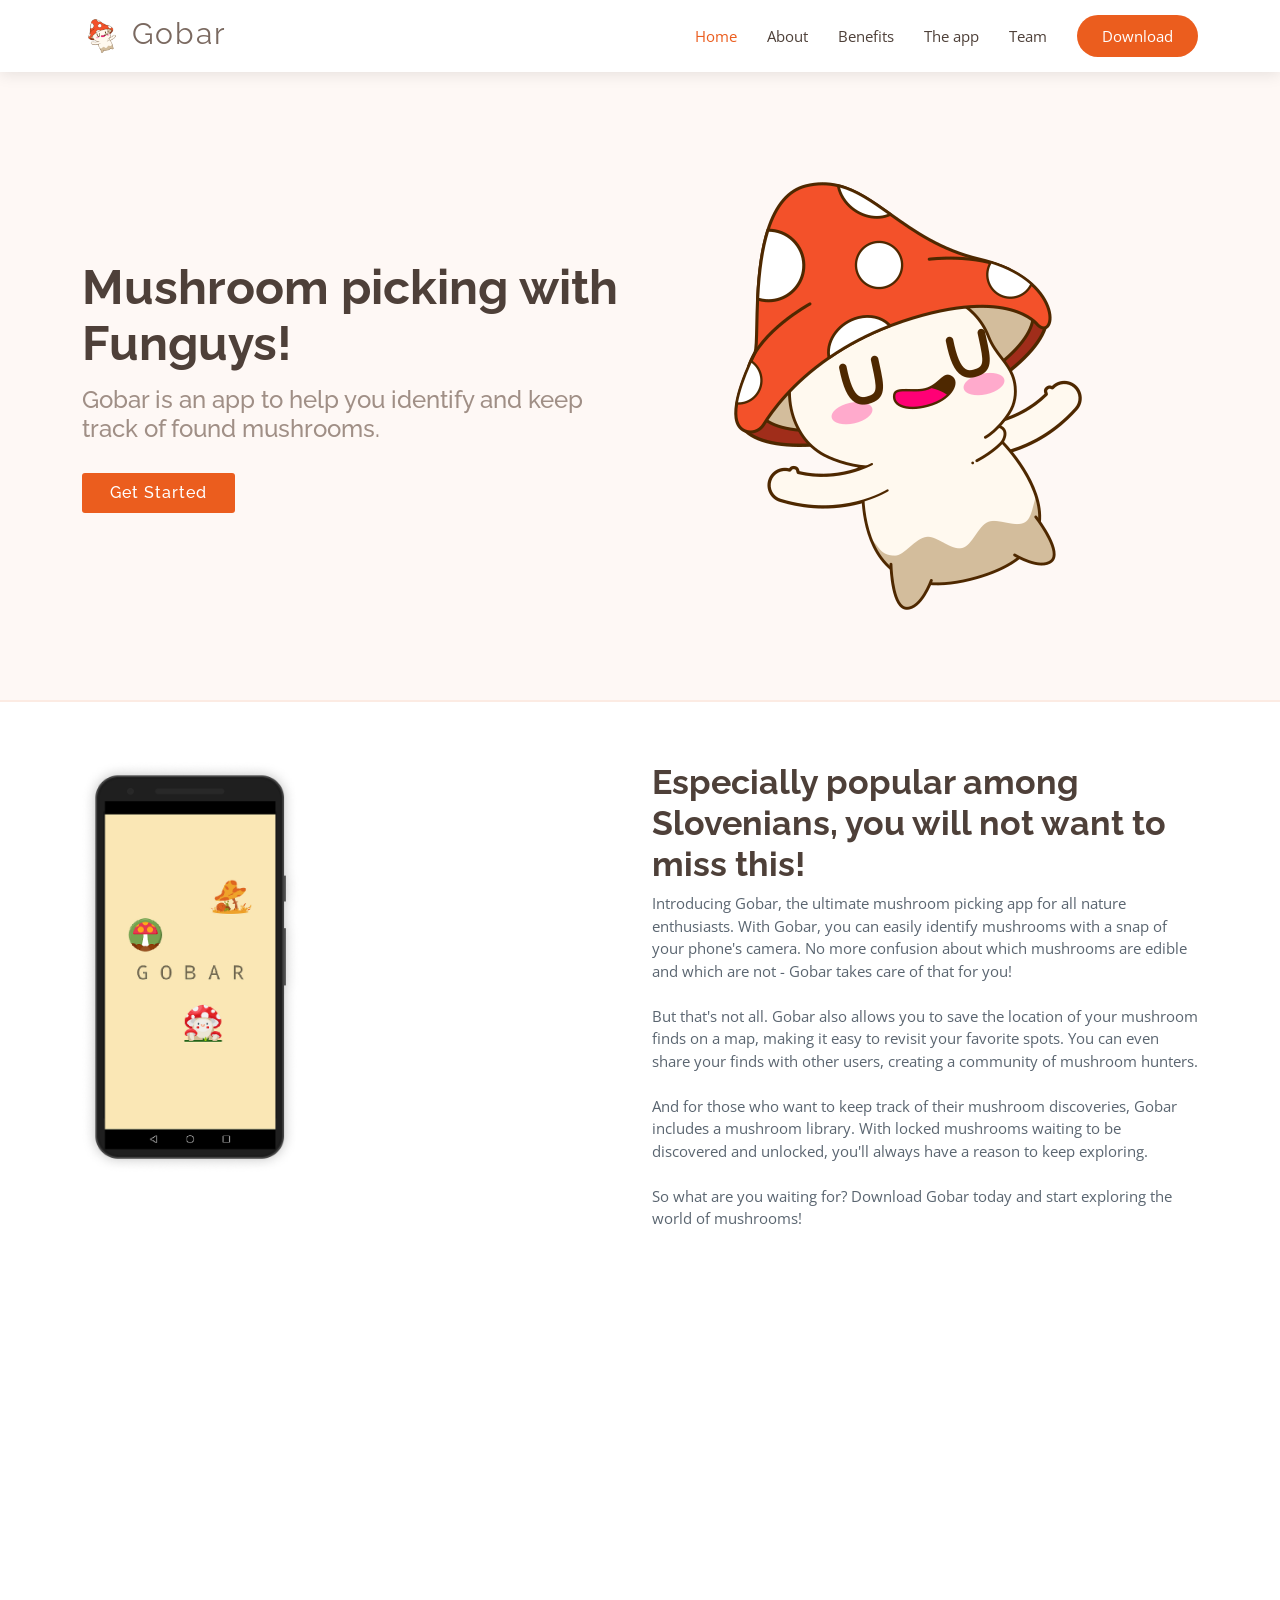
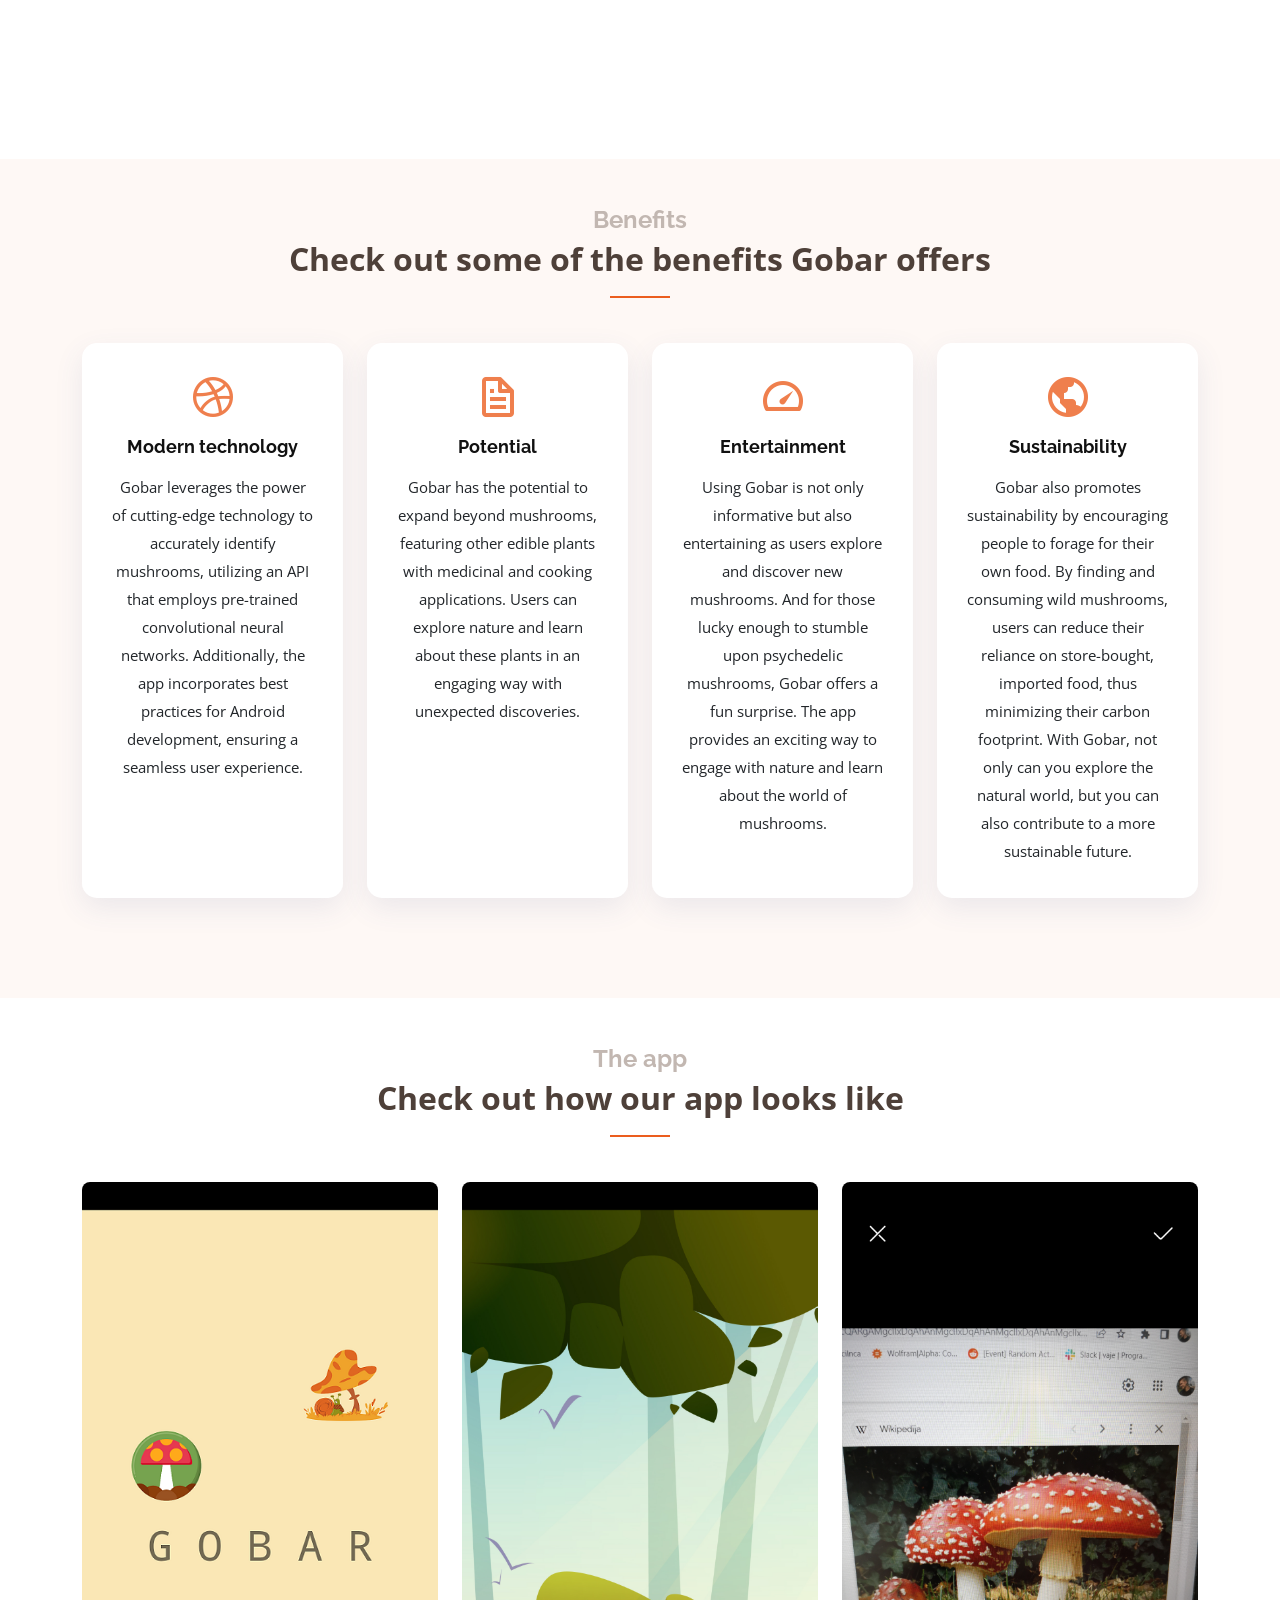
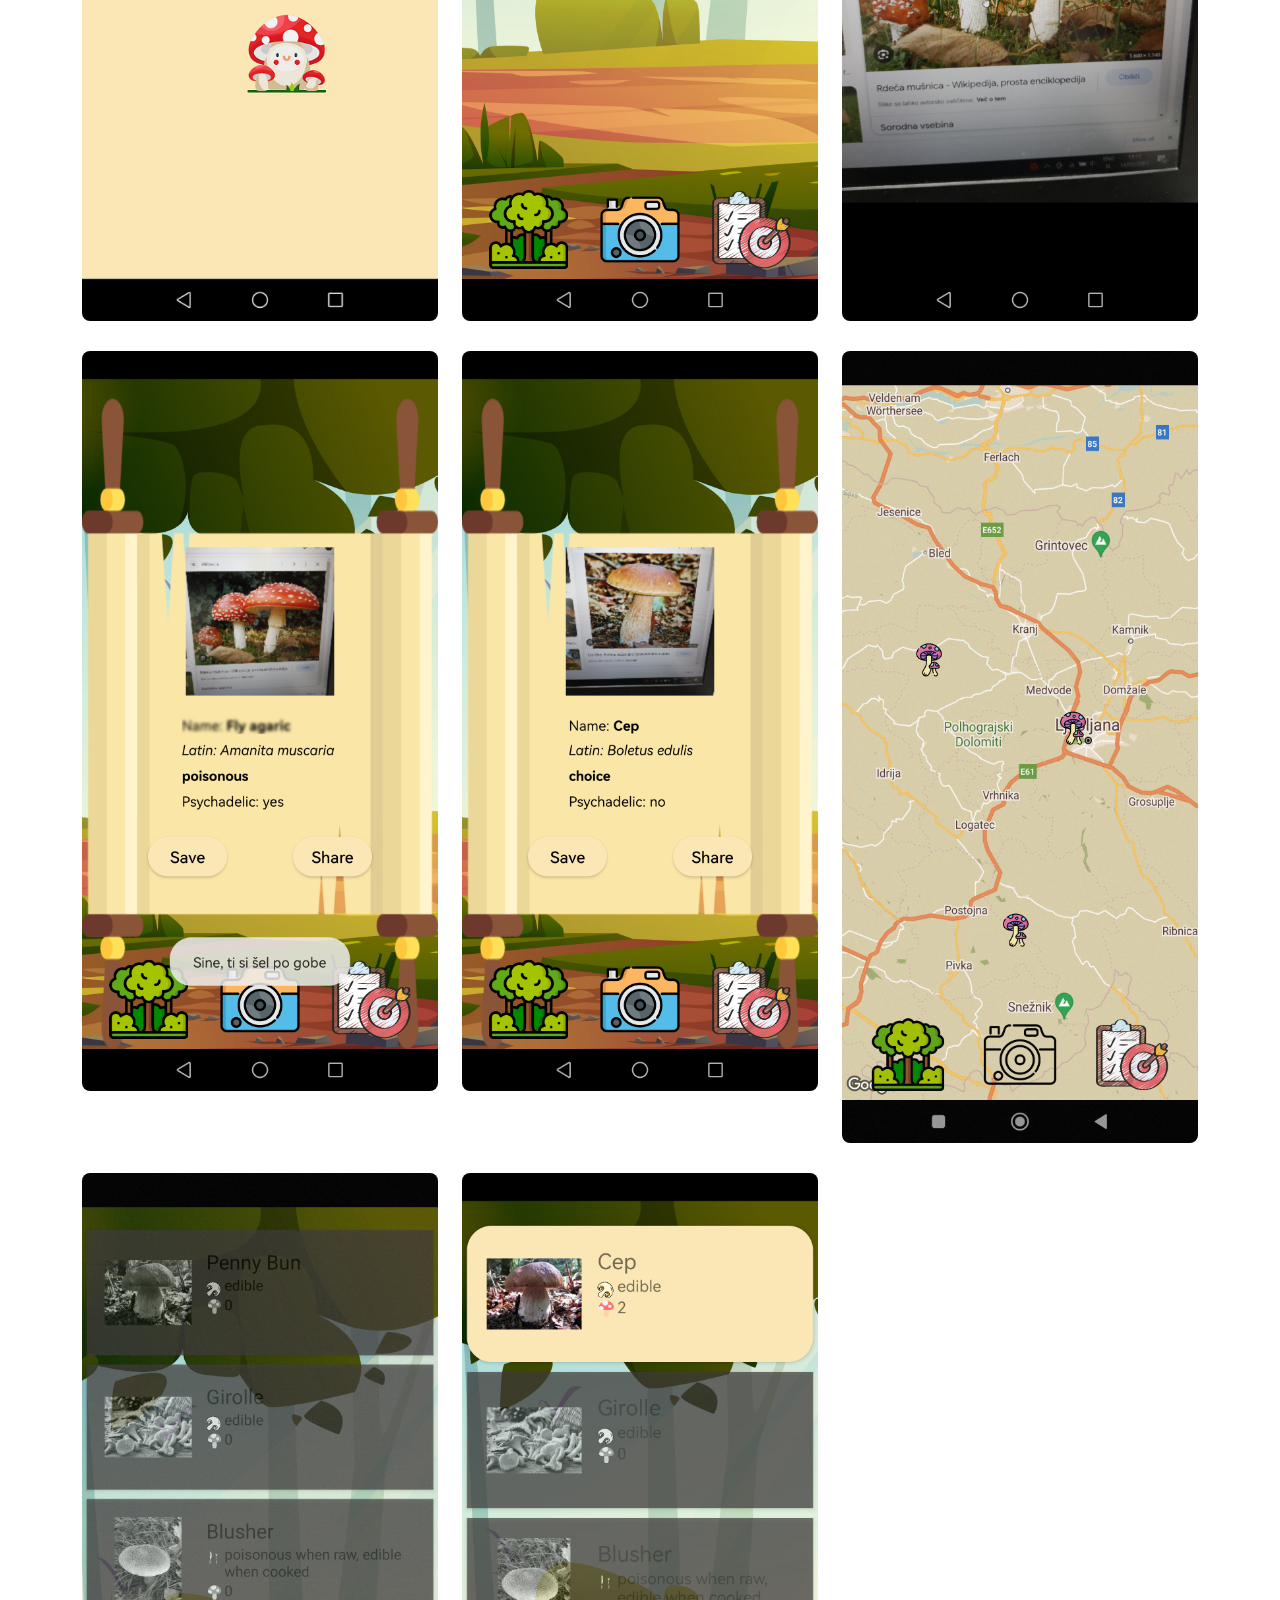
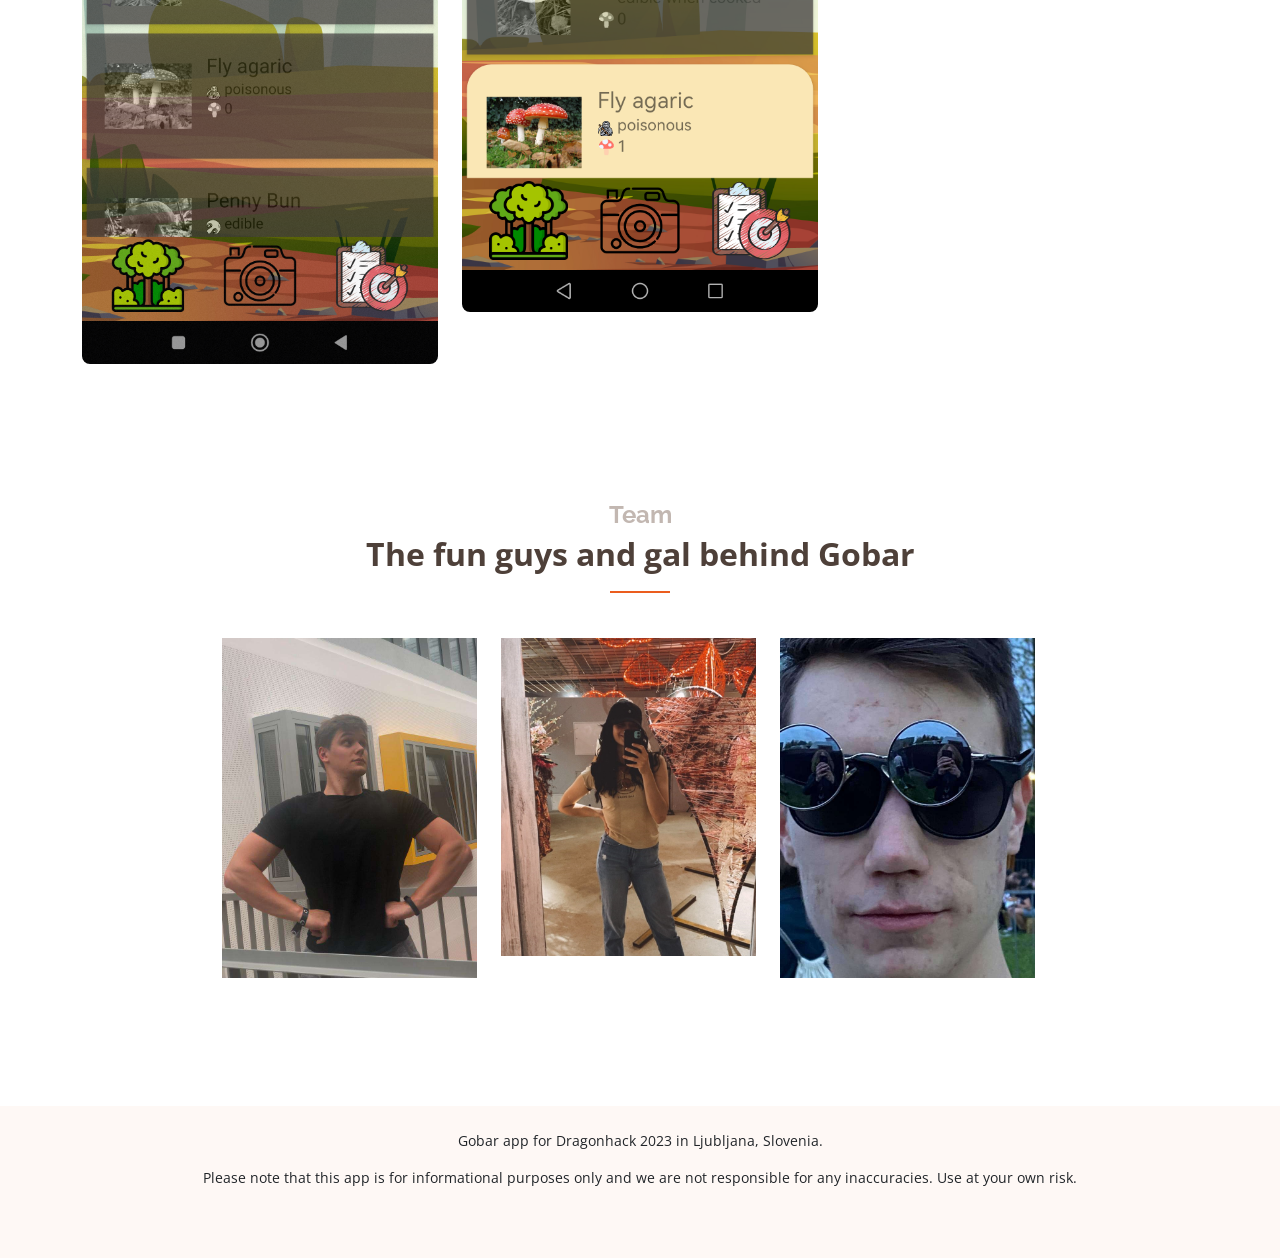
<file: index.html>
<!DOCTYPE html>
<html lang="en">

<head>
  <meta charset="utf-8">
  <meta content="width=device-width, initial-scale=1.0" name="viewport">

  <title>Gobar</title>
  <meta content="" name="description">
  <meta content="" name="keywords">

  <!-- Favicons -->
  <link href="assets/img/logo.png" rel="icon">
  <link href="assets/img/logo.png" rel="apple-touch-icon">

  <!-- Google Fonts -->
  <link href="https://fonts.googleapis.com/css?family=Open+Sans:300,300i,400,400i,600,600i,700,700i|Raleway:300,300i,400,400i,600,600i,700,700i" rel="stylesheet">

  <!-- Vendor CSS Files -->
  <link href="assets/vendor/aos/aos.css" rel="stylesheet">
  <link href="assets/vendor/bootstrap/css/bootstrap.min.css" rel="stylesheet">
  <link href="assets/vendor/bootstrap-icons/bootstrap-icons.css" rel="stylesheet">
  <link href="assets/vendor/boxicons/css/boxicons.min.css" rel="stylesheet">
  <link href="assets/vendor/glightbox/css/glightbox.min.css" rel="stylesheet">
  <link href="assets/vendor/swiper/swiper-bundle.min.css" rel="stylesheet">

  <!-- Template Main CSS File -->
  <link href="assets/css/style.css" rel="stylesheet">

  <!-- =======================================================
  * Template Name: Ninestars
  * Updated: Mar 10 2023 with Bootstrap v5.2.3
  * Template URL: https://bootstrapmade.com/ninestars-free-bootstrap-3-theme-for-creative/
  * Author: BootstrapMade.com
  * License: https://bootstrapmade.com/license/
  ======================================================== -->
</head>

<body>

  <!-- ======= Header ======= -->
  <header id="header" class="fixed-top d-flex align-items-center">
    <div class="container d-flex align-items-center justify-content-between">

      <div class="logo">
        <h1 class="text-light"><a href="index.html"> <img src="assets/img/mushroom.png"><span>			Gobar</span></a></h1>
        <!-- Uncomment below if you prefer to use an image logo -->
        <!-- <a href="index.html"><img src="assets/img/logo.png" alt="" class="img-fluid"></a>-->
      </div>

      <nav id="navbar" class="navbar">
        <ul>
          <li><a class="nav-link scrollto active" href="#hero">Home</a></li>
          <li><a class="nav-link scrollto" href="#about">About</a></li>
          <li><a class="nav-link scrollto" href="#services">Benefits</a></li>
          <li><a class="nav-link scrollto" href="#portfolio">The app</a></li>
          <li><a class="nav-link scrollto" href="#team">Team</a></li>
          <li><a class="getstarted scrollto" href="gobar.apk" download = "gobar">Download</a></li>
        </ul>
        <i class="bi bi-list mobile-nav-toggle"></i>
      </nav><!-- .navbar -->

    </div>
  </header><!-- End Header -->

  <!-- ======= Hero Section ======= -->
  <section id="hero" class="d-flex align-items-center">

    <div class="container">
      <div class="row gy-4">
        <div class="col-lg-6 order-2 order-lg-1 d-flex flex-column justify-content-center">
          <h1>Mushroom picking with Funguys!</h1>
          <h2>Gobar is an app to help you identify and keep track of found mushrooms.</h2>
          <div>
            <a href="#about" class="btn-get-started scrollto">Get Started</a>
          </div>
        </div>
        <div class="col-lg-6 order-1 order-lg-2 hero-img">
          <img src="assets/img/mushroom.png" class="img-fluid animated" alt="">
        </div>
      </div>
    </div>

  </section><!-- End Hero -->

  <main id="main">

    <!-- ======= About Section ======= -->
    <section id="about" class="about">
      <div class="container">

        <div class="row justify-content-between">
          <div class="col-lg-5 d-flex align-items-center justify-content-center about-img">
            <img src="assets/img/SPLALAAA.png" class="img-fluid" alt="" data-aos="zoom-in">
          </div>
          <div class="col-lg-6 pt-5 pt-lg-0">
            <h3 data-aos="fade-up">Especially popular among Slovenians, you will not want to miss this!</h3>
            <p data-aos="fade-up" data-aos-delay="100">
              Introducing Gobar, the ultimate mushroom picking app for all nature enthusiasts. With Gobar, you can easily identify mushrooms with a snap of your phone's camera. No more confusion about which mushrooms are edible and which are not - Gobar takes care of that for you!
<br><br>
But that's not all. Gobar also allows you to save the location of your mushroom finds on a map, making it easy to revisit your favorite spots. You can even share your finds with other users, creating a community of mushroom hunters.
<br><br>
And for those who want to keep track of their mushroom discoveries, Gobar includes a mushroom library. With locked mushrooms waiting to be discovered and unlocked, you'll always have a reason to keep exploring.
<br><br>
So what are you waiting for? Download Gobar today and start exploring the world of mushrooms!
            </p>
          </div>
        </div>

      </div>
    </section><!-- End About Section -->

    <!-- ======= Services Section ======= -->
    <section id="services" class="services section-bg">
      <div class="container" data-aos="fade-up">

        <div class="section-title">
          <h2>Benefits</h2>
          <p>Check out some of the benefits Gobar offers</p>
        </div>

        <div class="row">
          <div class="col-md-6 col-lg-3 d-flex align-items-stretch" data-aos="zoom-in" data-aos-delay="100">
            <div class="icon-box">
              <div class="icon"><i class="bx bxl-dribbble"></i></div>
              <h4 class="title"><a href="">Modern technology</a></h4>
              <p class="description">Gobar leverages the power of cutting-edge technology to accurately identify mushrooms, utilizing an API that employs pre-trained convolutional neural networks. Additionally, the app incorporates best practices for Android development, ensuring a seamless user experience.</p>
            </div>
          </div>

          <div class="col-md-6 col-lg-3 d-flex align-items-stretch" data-aos="zoom-in" data-aos-delay="200">
            <div class="icon-box">
              <div class="icon"><i class="bx bx-file"></i></div>
              <h4 class="title"><a href="">Potential</a></h4>
              <p class="description">Gobar has the potential to expand beyond mushrooms, featuring other edible plants with medicinal and cooking applications. Users can explore nature and learn about these plants in an engaging way with unexpected discoveries.</p>
            </div>
          </div>

          <div class="col-md-6 col-lg-3 d-flex align-items-stretch" data-aos="zoom-in" data-aos-delay="300">
            <div class="icon-box">
              <div class="icon"><i class="bx bx-tachometer"></i></div>
              <h4 class="title"><a href="">Entertainment</a></h4>
              <p class="description">Using Gobar is not only informative but also entertaining as users explore and discover new mushrooms. And for those lucky enough to stumble upon psychedelic mushrooms, Gobar offers a fun surprise. The app provides an exciting way to engage with nature and learn about the world of mushrooms.</p>
            </div>
          </div>

          <div class="col-md-6 col-lg-3 d-flex align-items-stretch" data-aos="zoom-in" data-aos-delay="400">
            <div class="icon-box">
              <div class="icon"><i class="bx bx-world"></i></div>
              <h4 class="title"><a href="">Sustainability</a></h4>
              <p class="description">Gobar also promotes sustainability by encouraging people to forage for their own food. By finding and consuming wild mushrooms, users can reduce their reliance on store-bought, imported food, thus minimizing their carbon footprint. With Gobar, not only can you explore the natural world, but you can also contribute to a more sustainable future.</p>
            </div>
          </div>

        </div>

      </div>
    </section><!-- End Services Section -->

    <!-- ======= Portfolio Section ======= -->
    <section id="portfolio" class="portfolio">
      <div class="container" data-aos="fade-up">

        <div class="section-title">
          <h2>The app</h2>
          <p>Check out how our app looks like</p>
        </div>


        <div class="row portfolio-container">

          <div class="col-lg-4 col-md-6 portfolio-item filter-app">
            <div class="portfolio-wrap">
              <img src="assets/img/portfolio/Screenshot_20230514_111507.png" class="img-fluid" alt="">
              <div class="portfolio-info">
                <p>Splash Screen</p>
              </div>
            </div>
          </div>

          <div class="col-lg-4 col-md-6 portfolio-item filter-web">
            <div class="portfolio-wrap">
              <img src="assets/img/portfolio/Screenshot_20230514_11150.png" class="img-fluid" alt="">
              <div class="portfolio-info">
                <p>First screen</p>
              </div>
            </div>
          </div>

          <div class="col-lg-4 col-md-6 portfolio-item filter-app">
            <div class="portfolio-wrap">
              <img src="assets/img/portfolio/Screenshot_20230514_111755.png" class="img-fluid" alt="">
              <div class="portfolio-info">
                <p>Taking a picture</p>
              </div>
            </div>
          </div>

          <div class="col-lg-4 col-md-6 portfolio-item filter-card">
            <div class="portfolio-wrap">
              <img src="assets/img/portfolio/Screenshot_20230514_111822.png" class="img-fluid" alt="">
              <div class="portfolio-links">
              </div>
              <div class="portfolio-info">
                <p>Psychadelic mushroom</p>
              </div>
            </div>
          </div>

          <div class="col-lg-4 col-md-6 portfolio-item filter-web">
            <div class="portfolio-wrap">
              <img src="assets/img/portfolio/Screenshot_20230514_111954.png" class="img-fluid" alt="">
              <div class="portfolio-info">
                <p>Regular mushroom</p>
              </div>
            </div>
          </div>

          <div class="col-lg-4 col-md-6 portfolio-item filter-app">
            <div class="portfolio-wrap">
              <img src="assets/img/portfolio/image.png" class="img-fluid" alt="">
              <div class="portfolio-info">
                <p>Map</p>
              </div>
            </div>
          </div>

          <div class="col-lg-4 col-md-6 portfolio-item filter-card">
            <div class="portfolio-wrap">
              <img src="assets/img/portfolio/image (1).png" class="img-fluid" alt="">
              <div class="portfolio-info">
                <p>Empty library</p>
              </div>
            </div>
          </div>

          <div class="col-lg-4 col-md-6 portfolio-item filter-card">
            <div class="portfolio-wrap">
              <img src="assets/img/portfolio/Screenshot_20230514_112551.png" class="img-fluid" alt="">
              <div class="portfolio-info">
                <p>Filled library</p>
              </div>
            </div>
          </div>

        </div>

      </div>
    </section><!-- End Portfolio Section -->

    <!-- ======= Team Section ======= -->
    <section id="team" class="team">
      <div class="container">

        <div class="section-title" data-aos="fade-up">
          <h2>Team</h2>
          <p>The fun guys and gal behind Gobar</p>
        </div>

        <div class="row">

         <div class="row justify-content-center">

      <div class="col-xl-3 col-lg-4 col-md-6" data-aos="zoom-in" data-aos-delay="100">
        <div class="member">
          <img src="assets/img/team/team-1.jpg" class="img-fluid" alt="" >
          <div class="member-info">
            <div class="member-info-content">
              <h4>Igor Nikolaj Sok</h4>
              <span>Team lead and developer</span>
            </div>
            <div class="social">
              <a href="https://github.com/JuiceVodka"><i class="bi bi-github"></i></a>
              <a href="https://si.linkedin.com/in/igor-nikolaj-sok-767913236"><i class="bi bi-linkedin"></i></a>
            </div>
          </div>
        </div>
      </div>

      <div class="col-xl-3 col-lg-4 col-md-6" data-aos="zoom-in" data-aos-delay="200">
        <div class="member">
          <img src="assets/img/team/team-2.jpg" class="img-fluid" alt="">
          <div class="member-info">
            <div class="member-info-content">
              <h4>Vanessa Jačmenjak</h4>
              <span>Developer</span>
            </div>
            <div class="social">
              <a href="https://github.com/jvanessa"><i class="bi bi-github"></i></a>
              <a href="https://si.linkedin.com/in/vanessa-ja%C4%8Dmenjak-9a5029202"><i class="bi bi-linkedin"></i></a>
            </div>
          </div>
        </div>
      </div>

      <div class="col-xl-3 col-lg-4 col-md-6" data-aos="zoom-in" data-aos-delay="300">
        <div class="member">
          <img src="assets/img/team/team-3.jpg" class="img-fluid" alt="">
          <div class="member-info">
            <div class="member-info-content">
              <h4>Svit Spindler</h4>
              <span>Developer</span>
            </div>
            <div class="social">
              <a href="https://github.com/spin311"><i class="bi bi-github"></i></a>
            </div>
          </div>
        </div>
      </div>

</div>


    </div>

        </div>

      </div>
    </section><!-- End Team Section -->


  <!-- ======= Footer ======= -->
  <footer id="footer" class="mt-5">
  <div class="container py-4 text-center">
    <p>Gobar app for Dragonhack 2023 in Ljubljana, Slovenia.</p>
	<p>Please note that this app is for informational purposes only and we are not responsible for any inaccuracies. Use at your own risk.</p>
  </div>
</footer><!-- End Footer -->

  <a href="#" class="back-to-top d-flex align-items-center justify-content-center"><i class="bi bi-arrow-up-short"></i></a>

  <!-- Vendor JS Files -->
  <script src="assets/vendor/aos/aos.js"></script>
  <script src="assets/vendor/bootstrap/js/bootstrap.bundle.min.js"></script>
  <script src="assets/vendor/glightbox/js/glightbox.min.js"></script>
  <script src="assets/vendor/isotope-layout/isotope.pkgd.min.js"></script>
  <script src="assets/vendor/swiper/swiper-bundle.min.js"></script>
  <script src="assets/vendor/php-email-form/validate.js"></script>

  <!-- Template Main JS File -->
  <script src="assets/js/main.js"></script>

</body>

</html>
</file>
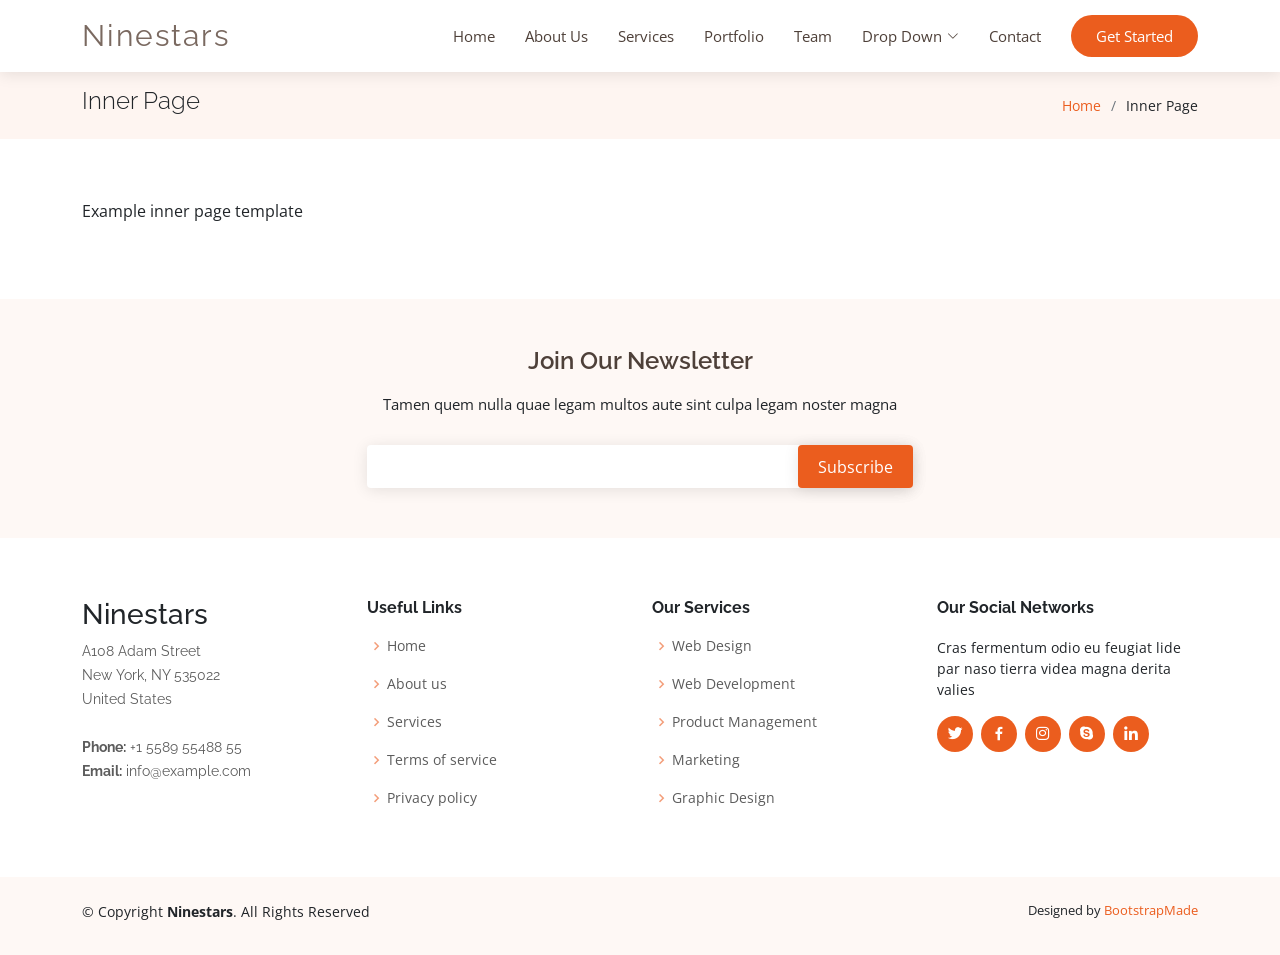
<file: inner-page.html>
<!DOCTYPE html>
<html lang="en">

<head>
  <meta charset="utf-8">
  <meta content="width=device-width, initial-scale=1.0" name="viewport">

  <title>Inner Page - Ninestars Bootstrap Template</title>
  <meta content="" name="description">
  <meta content="" name="keywords">

  <!-- Favicons -->
  <link href="assets/img/favicon.png" rel="icon">
  <link href="assets/img/apple-touch-icon.png" rel="apple-touch-icon">

  <!-- Google Fonts -->
  <link href="https://fonts.googleapis.com/css?family=Open+Sans:300,300i,400,400i,600,600i,700,700i|Raleway:300,300i,400,400i,600,600i,700,700i" rel="stylesheet">

  <!-- Vendor CSS Files -->
  <link href="assets/vendor/aos/aos.css" rel="stylesheet">
  <link href="assets/vendor/bootstrap/css/bootstrap.min.css" rel="stylesheet">
  <link href="assets/vendor/bootstrap-icons/bootstrap-icons.css" rel="stylesheet">
  <link href="assets/vendor/boxicons/css/boxicons.min.css" rel="stylesheet">
  <link href="assets/vendor/glightbox/css/glightbox.min.css" rel="stylesheet">
  <link href="assets/vendor/swiper/swiper-bundle.min.css" rel="stylesheet">

  <!-- Template Main CSS File -->
  <link href="assets/css/style.css" rel="stylesheet">

  <!-- =======================================================
  * Template Name: Ninestars
  * Updated: Mar 10 2023 with Bootstrap v5.2.3
  * Template URL: https://bootstrapmade.com/ninestars-free-bootstrap-3-theme-for-creative/
  * Author: BootstrapMade.com
  * License: https://bootstrapmade.com/license/
  ======================================================== -->
</head>

<body>

  <!-- ======= Header ======= -->
  <header id="header" class="fixed-top d-flex align-items-center">
    <div class="container d-flex align-items-center justify-content-between">

      <div class="logo">
        <h1 class="text-light"><a href="index.html"><span>Ninestars</span></a></h1>
        <!-- Uncomment below if you prefer to use an image logo -->
        <!-- <a href="index.html"><img src="assets/img/logo.png" alt="" class="img-fluid"></a>-->
      </div>

      <nav id="navbar" class="navbar">
        <ul>
          <li><a class="nav-link scrollto " href="#hero">Home</a></li>
          <li><a class="nav-link scrollto" href="#about">About Us</a></li>
          <li><a class="nav-link scrollto" href="#services">Services</a></li>
          <li><a class="nav-link scrollto" href="#portfolio">Portfolio</a></li>
          <li><a class="nav-link scrollto" href="#team">Team</a></li>
          <li class="dropdown"><a href="#"><span>Drop Down</span> <i class="bi bi-chevron-down"></i></a>
            <ul>
              <li><a href="#">Drop Down 1</a></li>
              <li class="dropdown"><a href="#"><span>Deep Drop Down</span> <i class="bi bi-chevron-right"></i></a>
                <ul>
                  <li><a href="#">Deep Drop Down 1</a></li>
                  <li><a href="#">Deep Drop Down 2</a></li>
                  <li><a href="#">Deep Drop Down 3</a></li>
                  <li><a href="#">Deep Drop Down 4</a></li>
                  <li><a href="#">Deep Drop Down 5</a></li>
                </ul>
              </li>
              <li><a href="#">Drop Down 2</a></li>
              <li><a href="#">Drop Down 3</a></li>
              <li><a href="#">Drop Down 4</a></li>
            </ul>
          </li>
          <li><a class="nav-link scrollto" href="#contact">Contact</a></li>
          <li><a class="getstarted scrollto" href="#about">Get Started</a></li>
        </ul>
        <i class="bi bi-list mobile-nav-toggle"></i>
      </nav><!-- .navbar -->

    </div>
  </header><!-- End Header -->

  <main id="main">

    <!-- ======= Breadcrumbs Section ======= -->
    <section class="breadcrumbs">
      <div class="container">

        <div class="d-flex justify-content-between align-items-center">
          <h2>Inner Page</h2>
          <ol>
            <li><a href="index.html">Home</a></li>
            <li>Inner Page</li>
          </ol>
        </div>

      </div>
    </section><!-- End Breadcrumbs Section -->

    <section class="inner-page">
      <div class="container">
        <p>
          Example inner page template
        </p>
      </div>
    </section>

  </main><!-- End #main -->

  <!-- ======= Footer ======= -->
  <footer id="footer">

    <div class="footer-newsletter">
      <div class="container">
        <div class="row justify-content-center">
          <div class="col-lg-6">
            <h4>Join Our Newsletter</h4>
            <p>Tamen quem nulla quae legam multos aute sint culpa legam noster magna</p>
            <form action="" method="post">
              <input type="email" name="email"><input type="submit" value="Subscribe">
            </form>
          </div>
        </div>
      </div>
    </div>

    <div class="footer-top">
      <div class="container">
        <div class="row">

          <div class="col-lg-3 col-md-6 footer-contact">
            <h3>Ninestars</h3>
            <p>
              A108 Adam Street <br>
              New York, NY 535022<br>
              United States <br><br>
              <strong>Phone:</strong> +1 5589 55488 55<br>
              <strong>Email:</strong> info@example.com<br>
            </p>
          </div>

          <div class="col-lg-3 col-md-6 footer-links">
            <h4>Useful Links</h4>
            <ul>
              <li><i class="bx bx-chevron-right"></i> <a href="#">Home</a></li>
              <li><i class="bx bx-chevron-right"></i> <a href="#">About us</a></li>
              <li><i class="bx bx-chevron-right"></i> <a href="#">Services</a></li>
              <li><i class="bx bx-chevron-right"></i> <a href="#">Terms of service</a></li>
              <li><i class="bx bx-chevron-right"></i> <a href="#">Privacy policy</a></li>
            </ul>
          </div>

          <div class="col-lg-3 col-md-6 footer-links">
            <h4>Our Services</h4>
            <ul>
              <li><i class="bx bx-chevron-right"></i> <a href="#">Web Design</a></li>
              <li><i class="bx bx-chevron-right"></i> <a href="#">Web Development</a></li>
              <li><i class="bx bx-chevron-right"></i> <a href="#">Product Management</a></li>
              <li><i class="bx bx-chevron-right"></i> <a href="#">Marketing</a></li>
              <li><i class="bx bx-chevron-right"></i> <a href="#">Graphic Design</a></li>
            </ul>
          </div>

          <div class="col-lg-3 col-md-6 footer-links">
            <h4>Our Social Networks</h4>
            <p>Cras fermentum odio eu feugiat lide par naso tierra videa magna derita valies</p>
            <div class="social-links mt-3">
              <a href="#" class="twitter"><i class="bx bxl-twitter"></i></a>
              <a href="#" class="facebook"><i class="bx bxl-facebook"></i></a>
              <a href="#" class="instagram"><i class="bx bxl-instagram"></i></a>
              <a href="#" class="google-plus"><i class="bx bxl-skype"></i></a>
              <a href="#" class="linkedin"><i class="bx bxl-linkedin"></i></a>
            </div>
          </div>

        </div>
      </div>
    </div>

    <div class="container py-4">
      <div class="copyright">
        &copy; Copyright <strong><span>Ninestars</span></strong>. All Rights Reserved
      </div>
      <div class="credits">
        <!-- All the links in the footer should remain intact. -->
        <!-- You can delete the links only if you purchased the pro version. -->
        <!-- Licensing information: https://bootstrapmade.com/license/ -->
        <!-- Purchase the pro version with working PHP/AJAX contact form: https://bootstrapmade.com/ninestars-free-bootstrap-3-theme-for-creative/ -->
        Designed by <a href="https://bootstrapmade.com/">BootstrapMade</a>
      </div>
    </div>
  </footer><!-- End Footer -->

  <a href="#" class="back-to-top d-flex align-items-center justify-content-center"><i class="bi bi-arrow-up-short"></i></a>

  <!-- Vendor JS Files -->
  <script src="assets/vendor/aos/aos.js"></script>
  <script src="assets/vendor/bootstrap/js/bootstrap.bundle.min.js"></script>
  <script src="assets/vendor/glightbox/js/glightbox.min.js"></script>
  <script src="assets/vendor/isotope-layout/isotope.pkgd.min.js"></script>
  <script src="assets/vendor/swiper/swiper-bundle.min.js"></script>
  <script src="assets/vendor/php-email-form/validate.js"></script>

  <!-- Template Main JS File -->
  <script src="assets/js/main.js"></script>

</body>

</html>
</file>
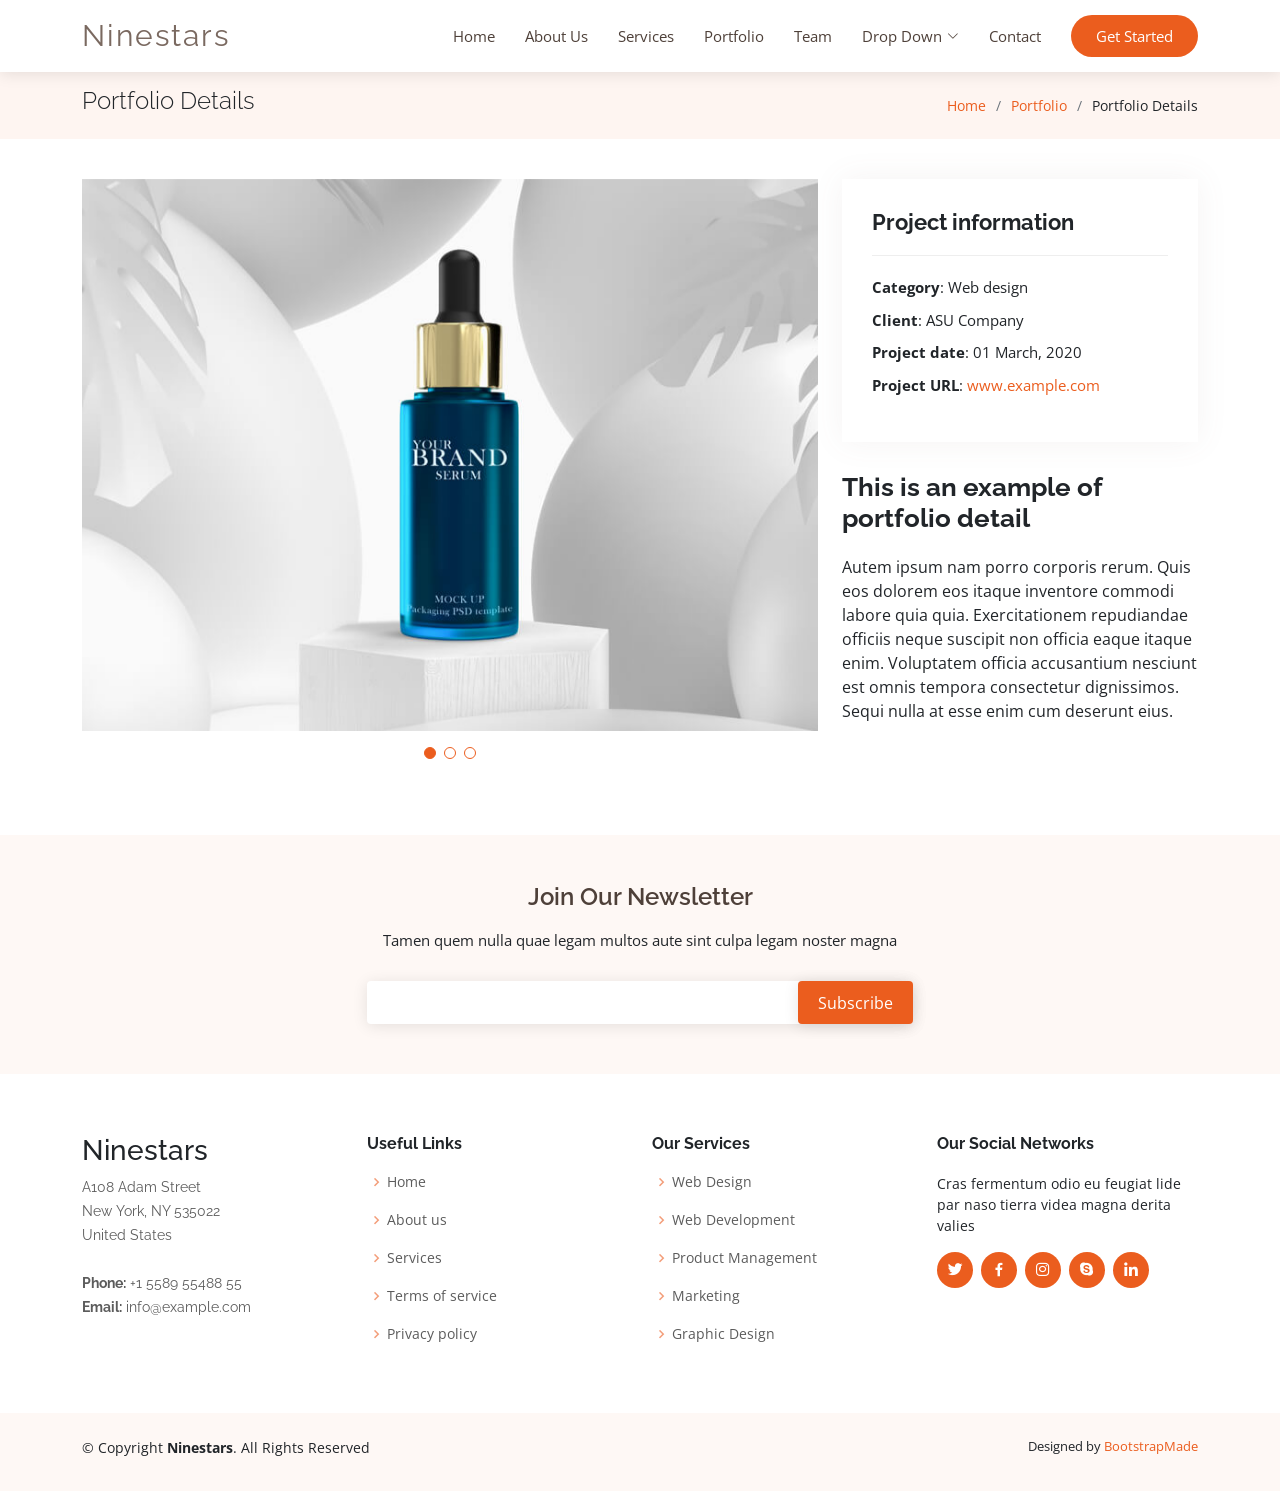
<file: portfolio-details.html>
<!DOCTYPE html>
<html lang="en">

<head>
  <meta charset="utf-8">
  <meta content="width=device-width, initial-scale=1.0" name="viewport">

  <title>Portfolio Details - Ninestars Bootstrap Template</title>
  <meta content="" name="description">
  <meta content="" name="keywords">

  <!-- Favicons -->
  <link href="assets/img/favicon.png" rel="icon">
  <link href="assets/img/apple-touch-icon.png" rel="apple-touch-icon">

  <!-- Google Fonts -->
  <link href="https://fonts.googleapis.com/css?family=Open+Sans:300,300i,400,400i,600,600i,700,700i|Raleway:300,300i,400,400i,600,600i,700,700i" rel="stylesheet">

  <!-- Vendor CSS Files -->
  <link href="assets/vendor/aos/aos.css" rel="stylesheet">
  <link href="assets/vendor/bootstrap/css/bootstrap.min.css" rel="stylesheet">
  <link href="assets/vendor/bootstrap-icons/bootstrap-icons.css" rel="stylesheet">
  <link href="assets/vendor/boxicons/css/boxicons.min.css" rel="stylesheet">
  <link href="assets/vendor/glightbox/css/glightbox.min.css" rel="stylesheet">
  <link href="assets/vendor/swiper/swiper-bundle.min.css" rel="stylesheet">

  <!-- Template Main CSS File -->
  <link href="assets/css/style.css" rel="stylesheet">

  <!-- =======================================================
  * Template Name: Ninestars
  * Updated: Mar 10 2023 with Bootstrap v5.2.3
  * Template URL: https://bootstrapmade.com/ninestars-free-bootstrap-3-theme-for-creative/
  * Author: BootstrapMade.com
  * License: https://bootstrapmade.com/license/
  ======================================================== -->
</head>

<body>

  <!-- ======= Header ======= -->
  <header id="header" class="fixed-top d-flex align-items-center">
    <div class="container d-flex align-items-center justify-content-between">

      <div class="logo">
        <h1 class="text-light"><a href="index.html"><span>Ninestars</span></a></h1>
        <!-- Uncomment below if you prefer to use an image logo -->
        <!-- <a href="index.html"><img src="assets/img/logo.png" alt="" class="img-fluid"></a>-->
      </div>

      <nav id="navbar" class="navbar">
        <ul>
          <li><a class="nav-link scrollto " href="#hero">Home</a></li>
          <li><a class="nav-link scrollto" href="#about">About Us</a></li>
          <li><a class="nav-link scrollto" href="#services">Services</a></li>
          <li><a class="nav-link scrollto" href="#portfolio">Portfolio</a></li>
          <li><a class="nav-link scrollto" href="#team">Team</a></li>
          <li class="dropdown"><a href="#"><span>Drop Down</span> <i class="bi bi-chevron-down"></i></a>
            <ul>
              <li><a href="#">Drop Down 1</a></li>
              <li class="dropdown"><a href="#"><span>Deep Drop Down</span> <i class="bi bi-chevron-right"></i></a>
                <ul>
                  <li><a href="#">Deep Drop Down 1</a></li>
                  <li><a href="#">Deep Drop Down 2</a></li>
                  <li><a href="#">Deep Drop Down 3</a></li>
                  <li><a href="#">Deep Drop Down 4</a></li>
                  <li><a href="#">Deep Drop Down 5</a></li>
                </ul>
              </li>
              <li><a href="#">Drop Down 2</a></li>
              <li><a href="#">Drop Down 3</a></li>
              <li><a href="#">Drop Down 4</a></li>
            </ul>
          </li>
          <li><a class="nav-link scrollto" href="#contact">Contact</a></li>
          <li><a class="getstarted scrollto" href="#about">Get Started</a></li>
        </ul>
        <i class="bi bi-list mobile-nav-toggle"></i>
      </nav><!-- .navbar -->

    </div>
  </header><!-- End Header -->

  <main id="main">

    <!-- ======= Breadcrumbs Section ======= -->
    <section class="breadcrumbs">
      <div class="container">

        <div class="d-flex justify-content-between align-items-center">
          <h2>Portfolio Details</h2>
          <ol>
            <li><a href="index.html">Home</a></li>
            <li><a href="portfolio.html">Portfolio</a></li>
            <li>Portfolio Details</li>
          </ol>
        </div>

      </div>
    </section><!-- Breadcrumbs Section -->

    <!-- ======= Portfolio Details Section ======= -->
    <section id="portfolio-details" class="portfolio-details">
      <div class="container">

        <div class="row gy-4">

          <div class="col-lg-8">
            <div class="portfolio-details-slider swiper">
              <div class="swiper-wrapper align-items-center">

                <div class="swiper-slide">
                  <img src="assets/img/portfolio/portfolio-1.jpg" alt="">
                </div>

                <div class="swiper-slide">
                  <img src="assets/img/portfolio/portfolio-2.jpg" alt="">
                </div>

                <div class="swiper-slide">
                  <img src="assets/img/portfolio/portfolio-3.jpg" alt="">
                </div>

              </div>
              <div class="swiper-pagination"></div>
            </div>
          </div>

          <div class="col-lg-4">
            <div class="portfolio-info">
              <h3>Project information</h3>
              <ul>
                <li><strong>Category</strong>: Web design</li>
                <li><strong>Client</strong>: ASU Company</li>
                <li><strong>Project date</strong>: 01 March, 2020</li>
                <li><strong>Project URL</strong>: <a href="#">www.example.com</a></li>
              </ul>
            </div>
            <div class="portfolio-description">
              <h2>This is an example of portfolio detail</h2>
              <p>
                Autem ipsum nam porro corporis rerum. Quis eos dolorem eos itaque inventore commodi labore quia quia. Exercitationem repudiandae officiis neque suscipit non officia eaque itaque enim. Voluptatem officia accusantium nesciunt est omnis tempora consectetur dignissimos. Sequi nulla at esse enim cum deserunt eius.
              </p>
            </div>
          </div>

        </div>

      </div>
    </section><!-- End Portfolio Details Section -->

  </main><!-- End #main -->

  <!-- ======= Footer ======= -->
  <footer id="footer">

    <div class="footer-newsletter">
      <div class="container">
        <div class="row justify-content-center">
          <div class="col-lg-6">
            <h4>Join Our Newsletter</h4>
            <p>Tamen quem nulla quae legam multos aute sint culpa legam noster magna</p>
            <form action="" method="post">
              <input type="email" name="email"><input type="submit" value="Subscribe">
            </form>
          </div>
        </div>
      </div>
    </div>

    <div class="footer-top">
      <div class="container">
        <div class="row">

          <div class="col-lg-3 col-md-6 footer-contact">
            <h3>Ninestars</h3>
            <p>
              A108 Adam Street <br>
              New York, NY 535022<br>
              United States <br><br>
              <strong>Phone:</strong> +1 5589 55488 55<br>
              <strong>Email:</strong> info@example.com<br>
            </p>
          </div>

          <div class="col-lg-3 col-md-6 footer-links">
            <h4>Useful Links</h4>
            <ul>
              <li><i class="bx bx-chevron-right"></i> <a href="#">Home</a></li>
              <li><i class="bx bx-chevron-right"></i> <a href="#">About us</a></li>
              <li><i class="bx bx-chevron-right"></i> <a href="#">Services</a></li>
              <li><i class="bx bx-chevron-right"></i> <a href="#">Terms of service</a></li>
              <li><i class="bx bx-chevron-right"></i> <a href="#">Privacy policy</a></li>
            </ul>
          </div>

          <div class="col-lg-3 col-md-6 footer-links">
            <h4>Our Services</h4>
            <ul>
              <li><i class="bx bx-chevron-right"></i> <a href="#">Web Design</a></li>
              <li><i class="bx bx-chevron-right"></i> <a href="#">Web Development</a></li>
              <li><i class="bx bx-chevron-right"></i> <a href="#">Product Management</a></li>
              <li><i class="bx bx-chevron-right"></i> <a href="#">Marketing</a></li>
              <li><i class="bx bx-chevron-right"></i> <a href="#">Graphic Design</a></li>
            </ul>
          </div>

          <div class="col-lg-3 col-md-6 footer-links">
            <h4>Our Social Networks</h4>
            <p>Cras fermentum odio eu feugiat lide par naso tierra videa magna derita valies</p>
            <div class="social-links mt-3">
              <a href="#" class="twitter"><i class="bx bxl-twitter"></i></a>
              <a href="#" class="facebook"><i class="bx bxl-facebook"></i></a>
              <a href="#" class="instagram"><i class="bx bxl-instagram"></i></a>
              <a href="#" class="google-plus"><i class="bx bxl-skype"></i></a>
              <a href="#" class="linkedin"><i class="bx bxl-linkedin"></i></a>
            </div>
          </div>

        </div>
      </div>
    </div>

    <div class="container py-4">
      <div class="copyright">
        &copy; Copyright <strong><span>Ninestars</span></strong>. All Rights Reserved
      </div>
      <div class="credits">
        <!-- All the links in the footer should remain intact. -->
        <!-- You can delete the links only if you purchased the pro version. -->
        <!-- Licensing information: https://bootstrapmade.com/license/ -->
        <!-- Purchase the pro version with working PHP/AJAX contact form: https://bootstrapmade.com/ninestars-free-bootstrap-3-theme-for-creative/ -->
        Designed by <a href="https://bootstrapmade.com/">BootstrapMade</a>
      </div>
    </div>
  </footer><!-- End Footer -->

  <a href="#" class="back-to-top d-flex align-items-center justify-content-center"><i class="bi bi-arrow-up-short"></i></a>

  <!-- Vendor JS Files -->
  <script src="assets/vendor/aos/aos.js"></script>
  <script src="assets/vendor/bootstrap/js/bootstrap.bundle.min.js"></script>
  <script src="assets/vendor/glightbox/js/glightbox.min.js"></script>
  <script src="assets/vendor/isotope-layout/isotope.pkgd.min.js"></script>
  <script src="assets/vendor/swiper/swiper-bundle.min.js"></script>
  <script src="assets/vendor/php-email-form/validate.js"></script>

  <!-- Template Main JS File -->
  <script src="assets/js/main.js"></script>

</body>

</html>
</file>
<file: assets/css/style.css>
/**
* Template Name: Ninestars
* Updated: Mar 10 2023 with Bootstrap v5.2.3
* Template URL: https://bootstrapmade.com/ninestars-free-bootstrap-3-theme-for-creative/
* Author: BootstrapMade.com
* License: https://bootstrapmade.com/license/
*/

/*--------------------------------------------------------------
# General
--------------------------------------------------------------*/
body {
  font-family: "Open Sans", sans-serif;
  color: #212529;
}

a {
  color: #eb5d1e;
  text-decoration: none;
}

a:hover {
  color: #ef7f4d;
  text-decoration: none;
}

h1,
h2,
h3,
h4,
h5,
h6,
.font-primary {
  font-family: "Raleway", sans-serif;
}

/*--------------------------------------------------------------
# Back to top button
--------------------------------------------------------------*/
.back-to-top {
  position: fixed;
  visibility: hidden;
  opacity: 0;
  right: 15px;
  bottom: 15px;
  z-index: 99999;
  background: #eb5d1e;
  width: 40px;
  height: 40px;
  border-radius: 4px;
  transition: all 0.4s;
}

.back-to-top i {
  font-size: 24px;
  color: #fff;
  line-height: 0;
}

.back-to-top:hover {
  background: #ee7843;
  color: #fff;
}

.back-to-top.active {
  visibility: visible;
  opacity: 1;
}

/*--------------------------------------------------------------
# Disable aos animation delay on mobile devices
--------------------------------------------------------------*/
@media screen and (max-width: 768px) {
  [data-aos-delay] {
    transition-delay: 0 !important;
  }
}

/*--------------------------------------------------------------
# Header
--------------------------------------------------------------*/
#header {
  height: 72px;
  transition: all 0.5s;
  z-index: 997;
  transition: all 0.5s;
  background: #fff;
  box-shadow: 0px 2px 15px rgba(0, 0, 0, 0.1);
}

#header .logo h1 {
  font-size: 30px;
  margin: 0;
  line-height: 1;
  font-weight: 400;
  letter-spacing: 2px;
}

#header .logo h1 a,
#header .logo h1 a:hover {
  color: #7a6960;
  text-decoration: none;
}

#header .logo img {
  padding: 0;
  margin: 0;
  max-height: 40px;
}

#main {
  margin-top: 72px;
}

/*--------------------------------------------------------------
# Navigation Menu
--------------------------------------------------------------*/
/**
* Desktop Navigation 
*/
.navbar {
  padding: 0;
}

.navbar ul {
  margin: 0;
  padding: 0;
  display: flex;
  list-style: none;
  align-items: center;
}

.navbar li {
  position: relative;
}

.navbar a,
.navbar a:focus {
  display: flex;
  align-items: center;
  justify-content: space-between;
  padding: 10px 0 10px 30px;
  font-size: 15px;
  color: #4e4039;
  white-space: nowrap;
  transition: 0.3s;
}

.navbar a i,
.navbar a:focus i {
  font-size: 12px;
  line-height: 0;
  margin-left: 5px;
}

.navbar a:hover,
.navbar .active,
.navbar .active:focus,
.navbar li:hover>a {
  color: #eb5d1e;
}

.navbar .getstarted,
.navbar .getstarted:focus {
  background: #eb5d1e;
  color: #fff;
  padding: 10px 25px;
  margin-left: 30px;
  border-radius: 50px;
}

.navbar .getstarted:hover,
.navbar .getstarted:focus:hover {
  color: #fff;
  background: #ee7843;
}

.navbar .dropdown ul {
  display: block;
  position: absolute;
  left: 14px;
  top: calc(100% + 30px);
  margin: 0;
  padding: 10px 0;
  z-index: 99;
  opacity: 0;
  visibility: hidden;
  background: #fff;
  box-shadow: 0px 0px 30px rgba(127, 137, 161, 0.25);
  transition: 0.3s;
}

.navbar .dropdown ul li {
  min-width: 200px;
}

.navbar .dropdown ul a {
  padding: 10px 20px;
  font-size: 15px;
  text-transform: none;
}

.navbar .dropdown ul a i {
  font-size: 12px;
}

.navbar .dropdown ul a:hover,
.navbar .dropdown ul .active:hover,
.navbar .dropdown ul li:hover>a {
  color: #eb5d1e;
}

.navbar .dropdown:hover>ul {
  opacity: 1;
  top: 100%;
  visibility: visible;
}

.navbar .dropdown .dropdown ul {
  top: 0;
  left: calc(100% - 30px);
  visibility: hidden;
}

.navbar .dropdown .dropdown:hover>ul {
  opacity: 1;
  top: 0;
  left: 100%;
  visibility: visible;
}

@media (max-width: 1366px) {
  .navbar .dropdown .dropdown ul {
    left: -90%;
  }

  .navbar .dropdown .dropdown:hover>ul {
    left: -100%;
  }
}

/**
* Mobile Navigation 
*/
.mobile-nav-toggle {
  color: #7a6960;
  font-size: 28px;
  cursor: pointer;
  display: none;
  line-height: 0;
  transition: 0.5s;
}

.mobile-nav-toggle.bi-x {
  color: #fff;
}

@media (max-width: 991px) {
  .mobile-nav-toggle {
    display: block;
  }

  .navbar ul {
    display: none;
  }
}

.navbar-mobile {
  position: fixed;
  overflow: hidden;
  top: 0;
  right: 0;
  left: 0;
  bottom: 0;
  background: rgba(78, 64, 57, 0.9);
  transition: 0.3s;
}

.navbar-mobile .mobile-nav-toggle {
  position: absolute;
  top: 15px;
  right: 15px;
}

.navbar-mobile ul {
  display: block;
  position: absolute;
  top: 55px;
  right: 15px;
  bottom: 15px;
  left: 15px;
  padding: 10px 0;
  background-color: #fff;
  overflow-y: auto;
  transition: 0.3s;
}

.navbar-mobile a,
.navbar-mobile a:focus {
  padding: 10px 20px;
  font-size: 15px;
  color: #7a6960;
}

.navbar-mobile a:hover,
.navbar-mobile .active,
.navbar-mobile li:hover>a {
  color: #eb5d1e;
}

.navbar-mobile .getstarted,
.navbar-mobile .getstarted:focus {
  margin: 15px;
}

.navbar-mobile .dropdown ul {
  position: static;
  display: none;
  margin: 10px 20px;
  padding: 10px 0;
  z-index: 99;
  opacity: 1;
  visibility: visible;
  background: #fff;
  box-shadow: 0px 0px 30px rgba(127, 137, 161, 0.25);
}

.navbar-mobile .dropdown ul li {
  min-width: 200px;
}

.navbar-mobile .dropdown ul a {
  padding: 10px 20px;
}

.navbar-mobile .dropdown ul a i {
  font-size: 12px;
}

.navbar-mobile .dropdown ul a:hover,
.navbar-mobile .dropdown ul .active:hover,
.navbar-mobile .dropdown ul li:hover>a {
  color: #eb5d1e;
}

.navbar-mobile .dropdown>.dropdown-active {
  display: block;
}

/*--------------------------------------------------------------
# Hero Section
--------------------------------------------------------------*/
#hero {
  width: 100%;
  height: 70vh;
  background: #fef8f5;
  border-bottom: 2px solid #fcebe3;
  margin: 72px 0 -72px 0;
}

#hero h1 {
  margin: 0;
  font-size: 48px;
  font-weight: 700;
  line-height: 56px;
  color: #4e4039;
}

#hero h2 {
  color: #a08f86;
  margin: 15px 0 0 0;
  font-size: 24px;
}

#hero .btn-get-started {
  font-family: "Raleway", sans-serif;
  font-weight: 500;
  font-size: 16px;
  letter-spacing: 1px;
  display: inline-block;
  padding: 8px 28px;
  border-radius: 3px;
  transition: 0.5s;
  margin-top: 30px;
  color: #fff;
  background: #eb5d1e;
}

#hero .btn-get-started:hover {
  background: #ef7f4d;
}

#hero .animated {
  animation: up-down 2s ease-in-out infinite alternate-reverse both;
}

@media (max-width: 991px) {
  #hero {
    height: calc(100vh - 72px);
  }

  #hero .animated {
    animation: none;
  }

  #hero .hero-img {
    text-align: center;
  }

  #hero .hero-img img {
    width: 50%;
  }
}

@media (max-width: 768px) {
  #hero h1 {
    font-size: 28px;
    line-height: 36px;
  }

  #hero h2 {
    font-size: 18px;
    line-height: 24px;
  }

  #hero .hero-img img {
    width: 70%;
  }
}

@media (max-width: 575px) {
  #hero .hero-img img {
    width: 80%;
  }
}

@media (max-height: 600px) {
  #hero {
    height: 120vh;
  }
}

@keyframes up-down {
  0% {
    transform: translateY(10px);
  }

  100% {
    transform: translateY(-10px);
  }
}

/*--------------------------------------------------------------
# Sections General
--------------------------------------------------------------*/
section {
  padding: 60px 0;
  overflow: hidden;
}

.section-bg {
  background-color: #fef8f5;
}

.section-title {
  text-align: center;
  padding-bottom: 30px;
}

.section-title h2 {
  font-size: 24px;
  font-weight: 700;
  padding-bottom: 0;
  line-height: 1px;
  margin-bottom: 15px;
  color: #c2b7b1;
}

.section-title p {
  padding-bottom: 15px;
  margin-bottom: 15px;
  position: relative;
  font-size: 32px;
  font-weight: 700;
  color: #4e4039;
}

.section-title p::after {
  content: "";
  position: absolute;
  display: block;
  width: 60px;
  height: 2px;
  background: #eb5d1e;
  bottom: 0;
  left: calc(50% - 30px);
}

/*--------------------------------------------------------------
# Breadcrumbs
--------------------------------------------------------------*/
.breadcrumbs {
  padding: 15px 0;
  background-color: #fef5f1;
  min-height: 40px;
}

.breadcrumbs h2 {
  font-size: 24px;
  font-weight: 300;
}

.breadcrumbs ol {
  display: flex;
  flex-wrap: wrap;
  list-style: none;
  padding: 0;
  margin: 0;
  font-size: 14px;
}

.breadcrumbs ol li+li {
  padding-left: 10px;
}

.breadcrumbs ol li+li::before {
  display: inline-block;
  padding-right: 10px;
  color: #6c757d;
  content: "/";
}

@media (max-width: 768px) {
  .breadcrumbs .d-flex {
    display: block !important;
  }

  .breadcrumbs ol {
    display: block;
  }

  .breadcrumbs ol li {
    display: inline-block;
  }
}

/*--------------------------------------------------------------
# About
--------------------------------------------------------------*/
.about h3 {
  font-weight: 700;
  font-size: 34px;
  color: #4e4039;
}

.about h4 {
  font-size: 20px;
  font-weight: 700;
  margin-top: 5px;
  color: #7a6960;
}

.about i {
  font-size: 48px;
  margin-top: 15px;
  color: #f39e7a;
}

.about p {
  font-size: 15px;
  color: #5a6570;
}

@media (max-width: 991px) {
  .about .about-img img {
    max-width: 70%;
  }
}

@media (max-width: 767px) {
  .about .about-img img {
    max-width: 90%;
  }
}

/*--------------------------------------------------------------
# Services
--------------------------------------------------------------*/
.services .icon-box {
  padding: 30px;
  position: relative;
  overflow: hidden;
  margin: 0 0 40px 0;
  background: #fff;
  box-shadow: 0 10px 29px 0 rgba(68, 88, 144, 0.1);
  transition: all 0.3s ease-in-out;
  border-radius: 15px;
  text-align: center;
  border-bottom: 3px solid #fff;
}

.services .icon-box:hover {
  transform: translateY(-5px);
  border-color: #ef7f4d;
}

.services .icon i {
  font-size: 48px;
  line-height: 1;
  margin-bottom: 15px;
  color: #ef7f4d;
}

.services .title {
  font-weight: 700;
  margin-bottom: 15px;
  font-size: 18px;
}

.services .title a {
  color: #111;
}

.services .description {
  font-size: 15px;
  line-height: 28px;
  margin-bottom: 0;
}

/*--------------------------------------------------------------
# Portfolio
--------------------------------------------------------------*/
.portfolio .portfolio-item {
  margin-bottom: 30px;
}

.portfolio #portfolio-flters {
  padding: 0;
  margin: 0 0 35px 0;
  list-style: none;
  text-align: center;
}

.portfolio #portfolio-flters li {
  cursor: pointer;
  margin: 0 15px 15px 0;
  display: inline-block;
  padding: 5px;
  font-size: 16px;
  font-weight: 600;
  line-height: 20px;
  color: #212529;
  margin-bottom: 5px;
  transition: all 0.3s ease-in-out;
}

.portfolio #portfolio-flters li:hover,
.portfolio #portfolio-flters li.filter-active {
  color: #eb5d1e;
}

.portfolio #portfolio-flters li:last-child {
  margin-right: 0;
}

.portfolio .portfolio-wrap {
  transition: 0.3s;
  position: relative;
  overflow: hidden;
  border-radius: 8px;
  z-index: 1;
}

.portfolio .portfolio-wrap::before {
  content: "";
  background: rgba(122, 105, 96, 0.6);
  position: absolute;
  left: 100%;
  right: 0;
  top: 0;
  bottom: 0;
  transition: all ease-in-out 0.3s;
  z-index: 2;
}

.portfolio .portfolio-wrap img {
  transition: 0.3s;
  position: relative;
  z-index: 1;
}

.portfolio .portfolio-wrap .portfolio-links {
  opacity: 0;
  left: 0;
  right: 0;
  top: calc(50% - 32px);
  text-align: center;
  z-index: 3;
  position: absolute;
  transition: all ease-in-out 0.3s;
}

.portfolio .portfolio-wrap .portfolio-links a {
  color: #eb5d1e;
  margin: 0 4px;
  line-height: 0;
  background-color: #fff;
  padding-top: 6px;
  padding-right: 1px;
  border-radius: 50px;
  text-align: center;
  width: 32px;
  height: 32px;
  display: inline-block;
  transition: 0.3s;
}

.portfolio .portfolio-wrap .portfolio-links a i {
  line-height: 0;
  font-size: 20px;
}

.portfolio .portfolio-wrap .portfolio-links a:hover {
  background: #eb5d1e;
  color: #fff;
}

.portfolio .portfolio-wrap .portfolio-info {
  opacity: 0;
  position: absolute;
  bottom: -20px;
  left: 0;
  right: 0;
  text-align: center;
  z-index: 3;
  transition: all ease-in-out 0.3s;
}

.portfolio .portfolio-wrap .portfolio-info h4 {
  font-size: 20px;
  color: #fff;
  font-weight: 600;
}

.portfolio .portfolio-wrap .portfolio-info p {
  color: #ffffff;
  font-size: 14px;
  text-transform: uppercase;
}

.portfolio .portfolio-wrap:hover::before {
  left: 0;
}

.portfolio .portfolio-wrap:hover .portfolio-links {
  opacity: 1;
  top: calc(50% - 16px);
}

.portfolio .portfolio-wrap:hover .portfolio-info {
  opacity: 1;
  bottom: 0;
}

/*--------------------------------------------------------------
# Portfolio Details
--------------------------------------------------------------*/
.portfolio-details {
  padding-top: 40px;
}

.portfolio-details .portfolio-details-slider img {
  width: 100%;
}

.portfolio-details .portfolio-details-slider .swiper-pagination {
  margin-top: 20px;
  position: relative;
}

.portfolio-details .portfolio-details-slider .swiper-pagination .swiper-pagination-bullet {
  width: 12px;
  height: 12px;
  background-color: #fff;
  opacity: 1;
  border: 1px solid #eb5d1e;
}

.portfolio-details .portfolio-details-slider .swiper-pagination .swiper-pagination-bullet-active {
  background-color: #eb5d1e;
}

.portfolio-details .portfolio-info {
  padding: 30px;
  box-shadow: 0px 0 30px rgba(122, 105, 96, 0.08);
}

.portfolio-details .portfolio-info h3 {
  font-size: 22px;
  font-weight: 700;
  margin-bottom: 20px;
  padding-bottom: 20px;
  border-bottom: 1px solid #eee;
}

.portfolio-details .portfolio-info ul {
  list-style: none;
  padding: 0;
  font-size: 15px;
}

.portfolio-details .portfolio-info ul li+li {
  margin-top: 10px;
}

.portfolio-details .portfolio-description {
  padding-top: 30px;
}

.portfolio-details .portfolio-description h2 {
  font-size: 26px;
  font-weight: 700;
  margin-bottom: 20px;
}

.portfolio-details .portfolio-description p {
  padding: 0;
}

/*--------------------------------------------------------------
# F.A.Q
--------------------------------------------------------------*/
.faq {
  padding: 60px 0;
}

.faq .faq-list {
  padding: 0;
  list-style: none;
}

.faq .faq-list li {
  border-bottom: 1px solid #eae7e5;
  margin-bottom: 20px;
  padding-bottom: 20px;
}

.faq .faq-list .question {
  display: block;
  position: relative;
  font-family: #eb5d1e;
  font-size: 18px;
  line-height: 24px;
  font-weight: 400;
  font-weight: 600;
  padding-left: 25px;
  cursor: pointer;
  color: #c54811;
  transition: 0.3s;
}

.faq .faq-list i {
  font-size: 16px;
  position: absolute;
  left: 0;
  top: -2px;
}

.faq .faq-list p {
  margin-bottom: 0;
  padding: 10px 0 0 25px;
}

.faq .faq-list .icon-show {
  display: none;
}

.faq .faq-list .collapsed {
  color: #343a40;
}

.faq .faq-list .collapsed:hover {
  color: #eb5d1e;
}

.faq .faq-list .collapsed .icon-show {
  display: inline-block;
  transition: 0.6s;
}

.faq .faq-list .collapsed .icon-close {
  display: none;
  transition: 0.6s;
}

/*--------------------------------------------------------------
# Team
--------------------------------------------------------------*/
.team {
  background: #fff;
  padding: 60px 0;
}

.team .member {
  text-align: center;
  margin-bottom: 20px;
  background: #343a40;
  position: relative;
  overflow: hidden;
}

.team .member .member-info {
  opacity: 0;
  position: absolute;
  bottom: 0;
  top: 0;
  left: 0;
  right: 0;
  transition: 0.2s;
}

.team .member .member-info-content {
  position: absolute;
  left: 50px;
  right: 0;
  bottom: 0;
  transition: bottom 0.4s;
}

.team .member .member-info-content h4 {
  font-weight: 700;
  margin-bottom: 2px;
  font-size: 18px;
  color: #fff;
}

.team .member .member-info-content span {
  font-style: italic;
  display: block;
  font-size: 13px;
  color: #fff;
}

.team .member .social {
  position: absolute;
  left: -50px;
  top: 0;
  bottom: 0;
  width: 50px;
  transition: left ease-in-out 0.3s;
  background: rgba(78, 64, 57, 0.6);
  text-align: center;
}

.team .member .social a {
  transition: color 0.3s;
  display: block;
  color: #fff;
  margin-top: 15px;
}

.team .member .social a:hover {
  color: #eb5d1e;
}

.team .member .social i {
  font-size: 18px;
  margin: 0 2px;
}

.team .member:hover .member-info {
  background: linear-gradient(0deg, rgba(78, 64, 57, 0.95) 0%, rgba(78, 64, 57, 0.95) 15%, rgba(255, 255, 255, 0) 100%);
  opacity: 1;
  transition: 0.4s;
}

.team .member:hover .member-info-content {
  bottom: 30px;
  transition: bottom 0.4s;
}

.team .member:hover .social {
  left: 0;
  transition: left ease-in-out 0.3s;
}

/*--------------------------------------------------------------
# Clients
--------------------------------------------------------------*/
.clients .clients-slider .swiper-slide img {
  opacity: 0.5;
  transition: 0.3s;
}

.clients .clients-slider .swiper-slide img:hover {
  opacity: 1;
}

.clients .clients-slider .swiper-pagination {
  margin-top: 20px;
  position: relative;
}

.clients .clients-slider .swiper-pagination .swiper-pagination-bullet {
  width: 12px;
  height: 12px;
  background-color: #fff;
  opacity: 1;
  border: 1px solid #eb5d1e;
}

.clients .clients-slider .swiper-pagination .swiper-pagination-bullet-active {
  background-color: #eb5d1e;
}

/*--------------------------------------------------------------
# Contact Us
--------------------------------------------------------------*/
.contact .info {
  border-top: 3px solid #eb5d1e;
  border-bottom: 3px solid #eb5d1e;
  padding: 30px;
  background: #fff;
  width: 100%;
  box-shadow: 0 0 24px 0 rgba(0, 0, 0, 0.12);
}

.contact .info i {
  font-size: 20px;
  color: #eb5d1e;
  float: left;
  width: 44px;
  height: 44px;
  background: #fdf1ec;
  display: flex;
  justify-content: center;
  align-items: center;
  border-radius: 50px;
  transition: all 0.3s ease-in-out;
}

.contact .info h4 {
  padding: 0 0 0 60px;
  font-size: 22px;
  font-weight: 600;
  margin-bottom: 5px;
  color: #7a6960;
}

.contact .info p {
  padding: 0 0 10px 60px;
  margin-bottom: 20px;
  font-size: 14px;
  color: #ab9d95;
}

.contact .info .email p {
  padding-top: 5px;
}

.contact .info .social-links {
  padding-left: 60px;
}

.contact .info .social-links a {
  font-size: 18px;
  display: inline-block;
  background: #333;
  color: #fff;
  line-height: 1;
  padding: 8px 0;
  border-radius: 50%;
  text-align: center;
  width: 36px;
  height: 36px;
  transition: 0.3s;
  margin-right: 10px;
}

.contact .info .social-links a:hover {
  background: #eb5d1e;
  color: #fff;
}

.contact .info .email:hover i,
.contact .info .address:hover i,
.contact .info .phone:hover i {
  background: #eb5d1e;
  color: #fff;
}

.contact .php-email-form {
  width: 100%;
  border-top: 3px solid #eb5d1e;
  border-bottom: 3px solid #eb5d1e;
  padding: 30px;
  background: #fff;
  box-shadow: 0 0 24px 0 rgba(0, 0, 0, 0.12);
}

.contact .php-email-form .form-group {
  padding-bottom: 8px;
}

.contact .php-email-form .error-message {
  display: none;
  color: #fff;
  background: #ed3c0d;
  text-align: left;
  padding: 15px;
  font-weight: 600;
}

.contact .php-email-form .error-message br+br {
  margin-top: 25px;
}

.contact .php-email-form .sent-message {
  display: none;
  color: #fff;
  background: #18d26e;
  text-align: center;
  padding: 15px;
  font-weight: 600;
}

.contact .php-email-form .loading {
  display: none;
  background: #fff;
  text-align: center;
  padding: 15px;
}

.contact .php-email-form .loading:before {
  content: "";
  display: inline-block;
  border-radius: 50%;
  width: 24px;
  height: 24px;
  margin: 0 10px -6px 0;
  border: 3px solid #18d26e;
  border-top-color: #eee;
  animation: animate-loading 1s linear infinite;
}

.contact .php-email-form input,
.contact .php-email-form textarea {
  border-radius: 0;
  box-shadow: none;
  font-size: 14px;
}

.contact .php-email-form input {
  height: 44px;
}

.contact .php-email-form textarea {
  padding: 10px 12px;
}

.contact .php-email-form button[type=submit] {
  background: #eb5d1e;
  border: 0;
  padding: 10px 24px;
  color: #fff;
  transition: 0.4s;
  border-radius: 4px;
}

.contact .php-email-form button[type=submit]:hover {
  background: #ef7f4d;
}

@keyframes animate-loading {
  0% {
    transform: rotate(0deg);
  }

  100% {
    transform: rotate(360deg);
  }
}

/*--------------------------------------------------------------
# Footer
--------------------------------------------------------------*/
#footer {
  background: #fff;
  padding: 0 0 30px 0;
  color: #212529;
  font-size: 14px;
  background: #fef8f5;
}

#footer .footer-newsletter {
  padding: 50px 0;
  background: #fef8f5;
  text-align: center;
  font-size: 15px;
}

#footer .footer-newsletter h4 {
  font-size: 24px;
  margin: 0 0 20px 0;
  padding: 0;
  line-height: 1;
  font-weight: 600;
  color: #4e4039;
}

#footer .footer-newsletter form {
  margin-top: 30px;
  background: #fff;
  padding: 6px 10px;
  position: relative;
  border-radius: 4px;
  box-shadow: 0px 2px 15px rgba(0, 0, 0, 0.1);
  text-align: left;
}

#footer .footer-newsletter form input[type=email] {
  border: 0;
  padding: 4px 4px;
  width: calc(100% - 100px);
}

#footer .footer-newsletter form input[type=submit] {
  position: absolute;
  top: 0;
  right: 0;
  bottom: 0;
  border: 0;
  background: none;
  font-size: 16px;
  padding: 0 20px;
  background: #eb5d1e;
  color: #fff;
  transition: 0.3s;
  border-radius: 4px;
  box-shadow: 0px 2px 15px rgba(0, 0, 0, 0.1);
}

#footer .footer-newsletter form input[type=submit]:hover {
  background: #c54811;
}

#footer .footer-top {
  padding: 60px 0 30px 0;
  background: #fff;
}

#footer .footer-top .footer-contact {
  margin-bottom: 30px;
}

#footer .footer-top .footer-contact h4 {
  font-size: 22px;
  margin: 0 0 30px 0;
  padding: 2px 0 2px 0;
  line-height: 1;
  font-weight: 700;
}

#footer .footer-top .footer-contact p {
  font-size: 14px;
  line-height: 24px;
  margin-bottom: 0;
  font-family: "Raleway", sans-serif;
  color: #5c5c5c;
}

#footer .footer-top h4 {
  font-size: 16px;
  font-weight: bold;
  color: #212529;
  position: relative;
  padding-bottom: 12px;
}

#footer .footer-top .footer-links {
  margin-bottom: 30px;
}

#footer .footer-top .footer-links ul {
  list-style: none;
  padding: 0;
  margin: 0;
}

#footer .footer-top .footer-links ul i {
  padding-right: 2px;
  color: #f39e7a;
  font-size: 18px;
  line-height: 1;
}

#footer .footer-top .footer-links ul li {
  padding: 10px 0;
  display: flex;
  align-items: center;
}

#footer .footer-top .footer-links ul li:first-child {
  padding-top: 0;
}

#footer .footer-top .footer-links ul a {
  color: #5c5c5c;
  transition: 0.3s;
  display: inline-block;
  line-height: 1;
}

#footer .footer-top .footer-links ul a:hover {
  text-decoration: none;
  color: #eb5d1e;
}

#footer .footer-top .social-links a {
  font-size: 18px;
  display: inline-block;
  background: #eb5d1e;
  color: #fff;
  line-height: 1;
  padding: 8px 0;
  margin-right: 4px;
  border-radius: 50%;
  text-align: center;
  width: 36px;
  height: 36px;
  transition: 0.3s;
}

#footer .footer-top .social-links a:hover {
  background: #ef7f4d;
  color: #fff;
  text-decoration: none;
}

#footer .copyright {
  text-align: center;
  float: left;
}

#footer .credits {
  float: right;
  text-align: center;
  font-size: 13px;
  color: #212529;
}

#footer .credits a {
  color: #eb5d1e;
}

@media (max-width: 575px) {

  #footer .copyright,
  #footer .credits {
    float: none;
    -moz-text-align-last: center;
    text-align-last: center;
    padding: 3px 0;
  }
}
</file>
